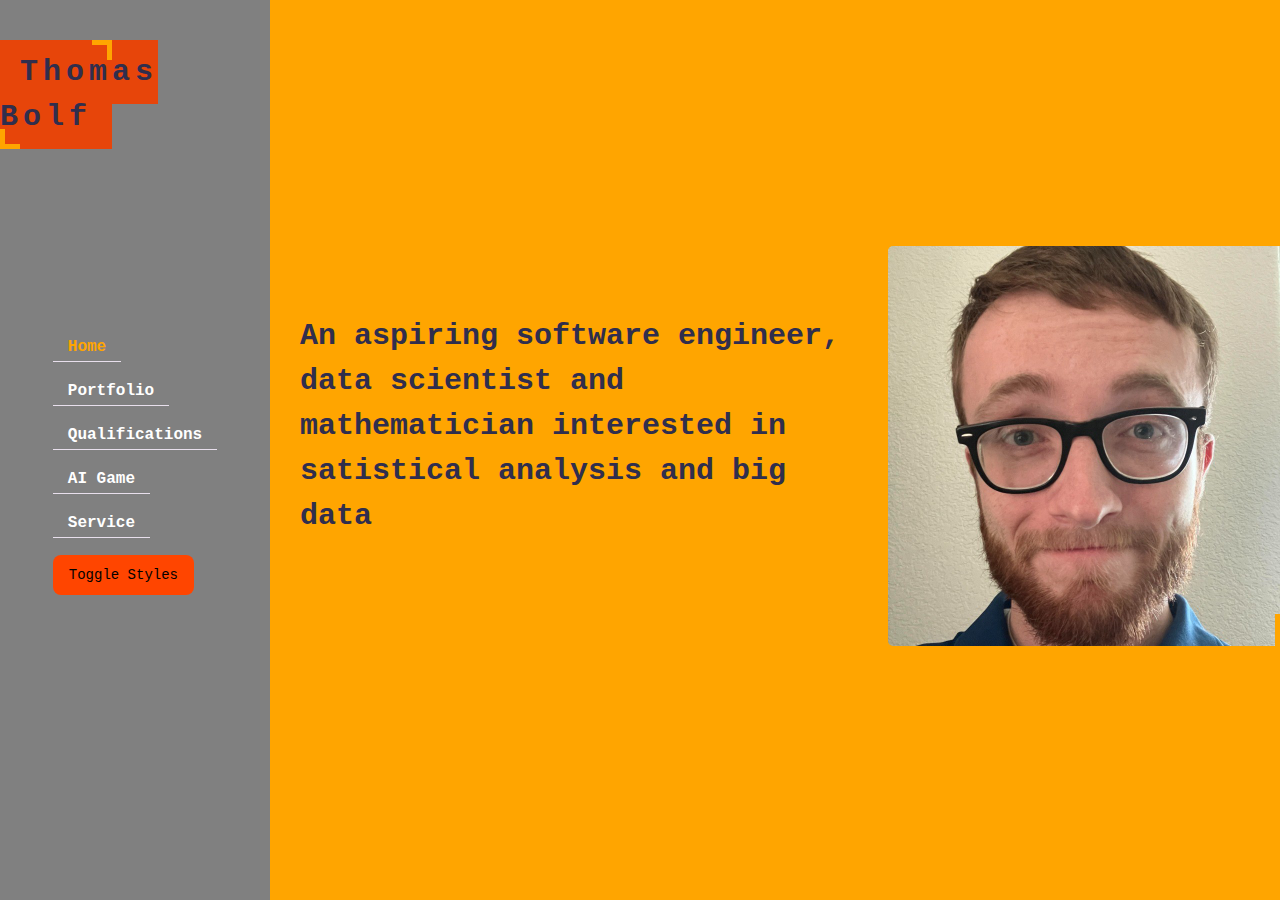
<file: index.html>
<!DOCTYPE html>
<html lang = "en">
    <head>
        <meta charset ="UTF-8">
        <meta name = "viewport" content = "width=device-width, initial-scale=1.0">
        <title>Document</title>
        <link rel="stylesheet" type="text/css" href="css/style.css" id="page_style"/>
        <link rel = "stylesheet" href = "css/skins/color-1.css">
    </head>
    <body> 
        <!-- Main Container -->
        <div class = "main-container">
            <header>
            <!-- aside Start Start -->
                <div class = "aside">
                    <div class="logo">
                        <a href="#">Thomas Bolf</a>
                    </div>
                    <div class = "nav-toggler">
                        <span></span>
                    </div>
                    <ul class = "nav">
                        <li><a href="#" class = "active">Home</a></li>
                        <li><a href="portfolio.html"> Portfolio</a></li>
                        <li><a href="qualifications.html"> Qualifications</a></li>
                        <li><a href="chatgpt.html">AI Game </a></li>
                        <li><a href="service.html">Service</a></li>
                        <li><button class="button-1" onclick = "light_mode()"> Toggle Styles</button></li>
                        <li><button class="button-2" onclick = "dark_mode()"> Toggle Styles</button></li>
                    </ul>
                </div>
            <!-- aside end-->
            </header>
            <!-- Intro Start -->
            <div class = "main-content">
                <!-- Home section start -->
                <section class="home section">
                    <div class="container">
                        <div class = "row">
                            <div class="home-info padd-15" >
                                <h3 class="hello"> 
                                    <div class = "typed-out"> Hello I'm Thomas Bolf :)</div>
                                 </h3> 
                                <h3 class="my-profession">An aspiring software engineer, data scientist and mathematician interested in 
                                    satistical analysis and big data</h3>
                            </div>
                            
                            <div class="home-img padd-15">
                                <img src = "images/thomasbolfpic.jpeg" alt = "Thomas Bolf headshot">
                            </div>
                            

                                </h3>
                            </div>
                        </div>
                    </div>
                </section>
            </div>
            <!-- Intro end-->

        </div>
        <!-- Container end-->
        <!-- JS FILES-->
        <script src = "js/script.js"></script>
    </body>
</html>
</file>
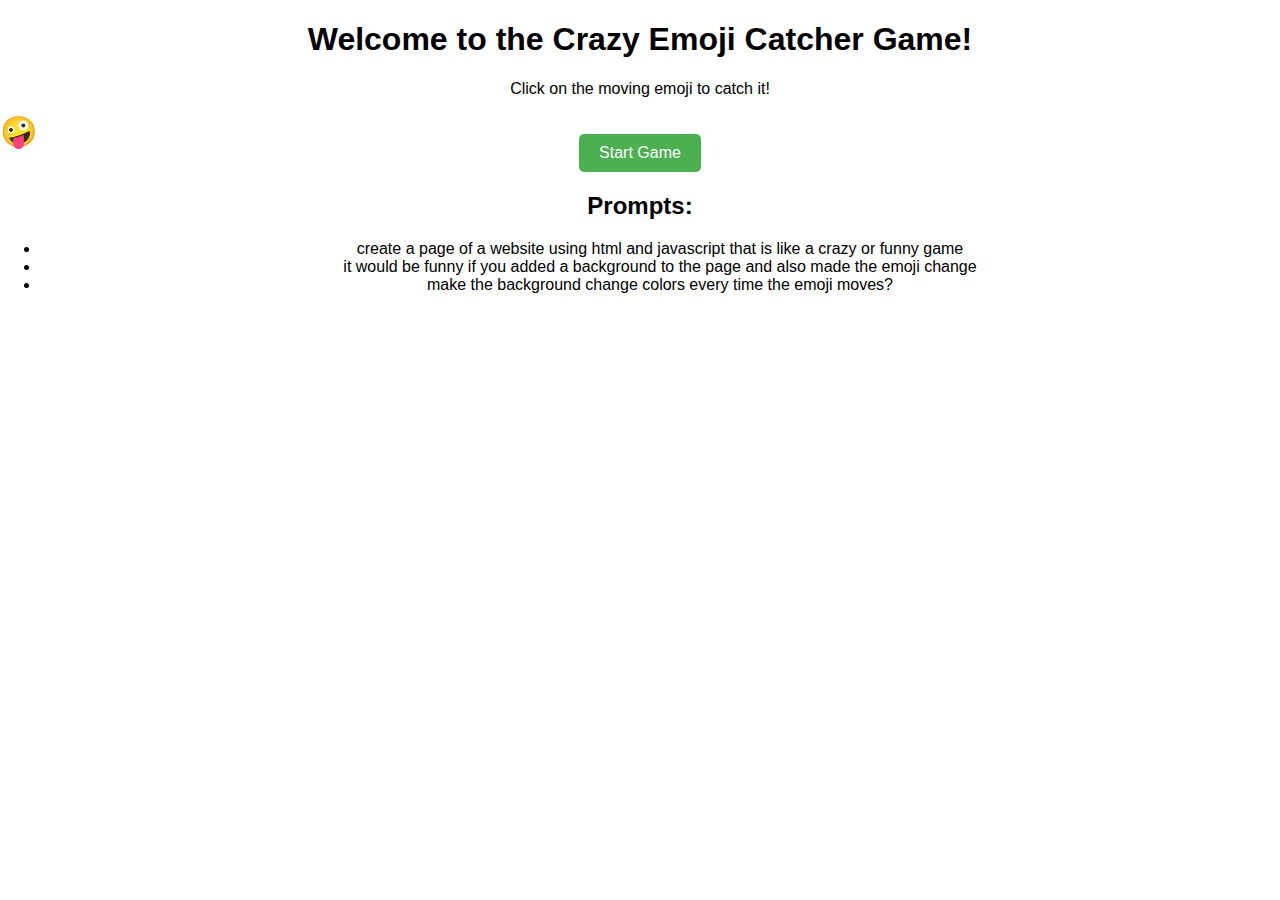
<file: chatGPT.html>
<!DOCTYPE html>
<html lang="en">
<head>
    <meta charset="UTF-8">
    <meta name="viewport" content="width=device-width, initial-scale=1.0">
    <title>Crazy Emoji Catcher Game</title>
    <style>
        body {
            font-family: 'Arial', sans-serif;
            text-align: center;
            margin: 0;
            overflow: hidden;
            transition: background-color 0.5s ease;
        }

        #emoji {
            font-size: 30px;
            cursor: pointer;
            position: absolute;
            transition: transform 0.5s ease-in-out;
        }

        button {
            padding: 10px 20px;
            font-size: 16px;
            cursor: pointer;
            background-color: #4CAF50;
            color: white;
            border: none;
            border-radius: 5px;
            margin-top: 20px;
        }
    </style>
</head>
<body>

    <h1>Welcome to the Crazy Emoji Catcher Game!</h1>
    <p>Click on the moving emoji to catch it!</p>

    <div id="emoji">🤪</div>

    <button onclick="startGame()">Start Game</button>

    <script>
        let gameRunning = false;

        function startGame() {
            if (!gameRunning) {
                gameRunning = true;
                moveEmoji();
            }
        }

        function moveEmoji() {
            const emojiElement = document.getElementById('emoji');
            const maxX = window.innerWidth - emojiElement.clientWidth;
            const maxY = window.innerHeight - emojiElement.clientHeight;

            // Generate random position
            const randomX = Math.floor(Math.random() * maxX);
            const randomY = Math.floor(Math.random() * maxY);

            // Set new position and generate random emoji
            emojiElement.style.left = `${randomX}px`;
            emojiElement.style.top = `${randomY}px`;
            emojiElement.textContent = getRandomEmoji();

            // Change background color
            document.body.style.backgroundColor = getRandomColor();

            // Attach click event
            emojiElement.onclick = function() {
                alert("You caught the crazy emoji! 🎉");
                gameRunning = false;
                emojiElement.onclick = null;
            };

            // Rotate and move the emoji after a delay
            emojiElement.style.transform = 'rotate(360deg)';
            setTimeout(() => {
                emojiElement.style.transform = 'rotate(0deg)';
                moveEmoji();
            }, 1000);
        }

        function getRandomColor() {
            const letters = '0123456789ABCDEF';
            let color = '#';
            for (let i = 0; i < 6; i++) {
                color += letters[Math.floor(Math.random() * 16)];
            }
            return color;
        }

        function getRandomEmoji() {
            const emojis = ["🤪", "😜", "😂", "🤣", "😎", "😋"];
            return emojis[Math.floor(Math.random() * emojis.length)];
        }
    </script>
        <h2>Prompts:</h2>

        <ul>
            <li>create a page of a website using html and javascript that is like a crazy or funny game</li>
            <li> it would be funny if you added a background to the page and also made the emoji change</li>
            <li> make the background change colors every time the emoji moves?</li>
        </ul>
    
</body>
</html>
</file>
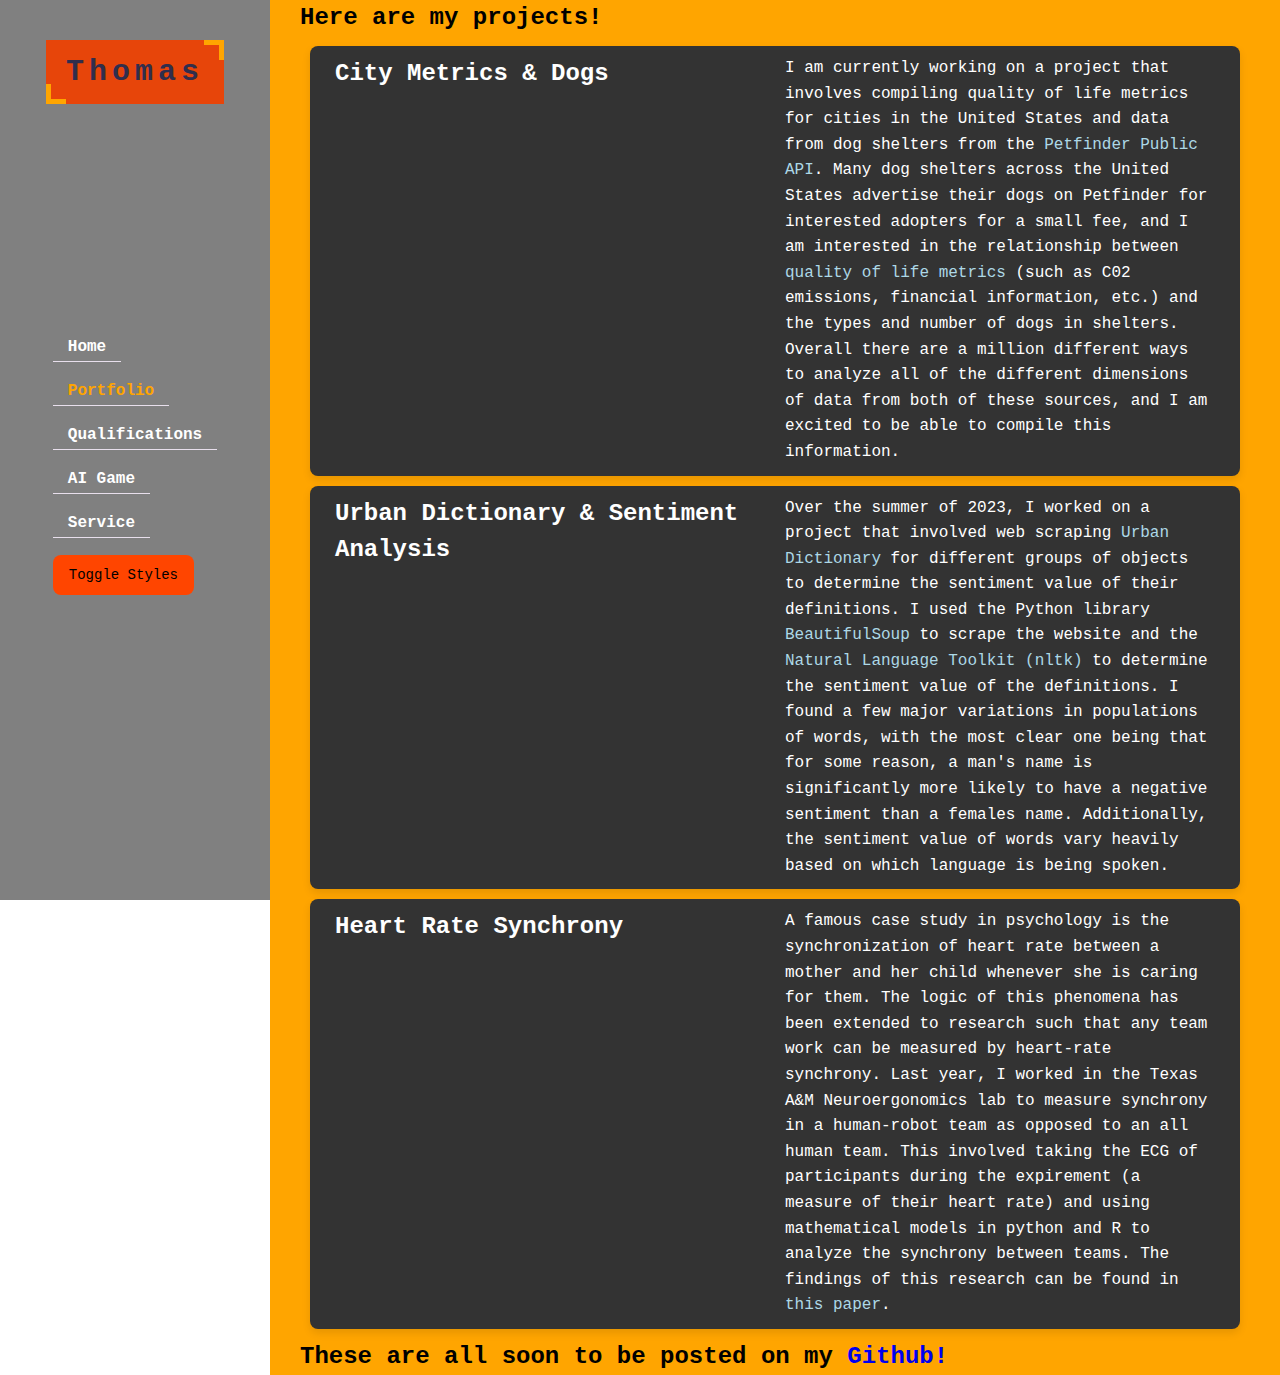
<file: portfolio.html>
<!DOCTYPE > 
<html lang = "en">
    <head>
        <meta charset ="UTF-8">
        <meta name = "viewport" content = "width=device-width, initial-scale=1.0">
        <title>Document</title>
        <link rel="stylesheet" type="text/css" href="css/style.css" id="page_style"/>
        <link rel = "stylesheet" href = "css/skins/color-1.css">
    </head>
    <body> 
        <!-- Main Container -->
        <div class = "main-container">
            <!-- Aside Start Start -->
            <div class = "aside">
                <div class="logo">
                    <a href="#"><span>T</span>homas</a>
                </div>
                <ul class = "nav">
                    <li><a href="index.html"> Home</a></li>
                    <li><a href="#" class = "active"> Portfolio</a></li>
                    <li><a href="qualifications.html">Qualifications</a></li>
                    <li><a href="chatGPT.html"> AI Game </a></li>
                    <li><a href="service.html"> Service</a></li>
                    <li><button class="button-1" onclick = "light_mode()"> Toggle Styles</button></li>
                    <li><button class="button-2" onclick = "dark_mode()"> Toggle Styles</button></li>
                </ul>
            </div>
            <!-- Aside End -->
            <!-- Main Start -->
            <div class = "main-content">
             <!---- portfolio section start-->
             <section class="about section">
                <h2> Here are my projects! </h2>
                <div class="textwrap">
                            
                            <h2> City Metrics & Dogs</h2>
                                <p>
                                    I am currently working on a project that involves compiling quality of life metrics for cities in the United States
                                    and data from dog shelters from the <a href="https://www.petfinder.com/developers/">Petfinder Public API</a>. Many dog shelters across the United States advertise their 
                                    dogs on Petfinder for interested adopters for a small fee, and I am interested in the relationship between <a href="https://goteleport.com/docs/api/introduction/"> quality of life metrics</a> (such as C02 emissions, financial information, etc.) and 
                                    the types and number of dogs in shelters. Overall there are a million different ways to analyze all of the different dimensions of data from both of these sources, and I am 
                                    excited to be able to compile this information.

                                </p>
                            
                </div>
                <div class="textwrap">
                    <h2> Urban Dictionary & Sentiment Analysis</h2>
                        <p>
                            Over the summer of 2023, I worked  on a project that involved web scraping <a href="https://urbandictionary.com">Urban Dictionary</a> for different groups of objects to determine 
                            the sentiment value of their definitions. I used the Python library <a href="https://beautiful-soup-4.readthedocs.io/en/latest/">BeautifulSoup</a> to scrape the website and the <a href="https://www.nltk.org">Natural Language Toolkit (nltk)</a> to determine the sentiment value of the definitions.
                            I found a few major variations in populations of words, with the most clear one being that for some reason, a man's name is significantly more likely to have a negative sentiment than a females name. Additionally, the sentiment value of words vary heavily based on which language is being spoken. 

                        </p>
                </div>
                <div class = "textwrap">
                            <h2> Heart Rate Synchrony </h2>
                                <p>
                                A famous case study in psychology is the synchronization of heart rate between a mother and her child whenever she is caring for them.
                                The logic of this phenomena has been extended to research such that any team work can be measured by heart-rate synchrony. Last year, I worked in the Texas A&M 
                                Neuroergonomics lab to measure synchrony in a human-robot team as opposed to an all human team. This involved taking the ECG of participants during the expirement (a measure of their heart rate) and using
                                mathematical models in python and R to analyze the synchrony between teams. The findings of this research can be found in <a href = https://journals.sagepub.com/doi/10.1177/21695067231194337?icid=int.sj-abstract.similar-articles.5> this paper</a>.
                                </p>

                </div>
                <h2>These are all soon to be posted on my <a href="https://github.com/thomasbolf"> Github!</a></h2>
            </div>
               
                </div>
                        
            </section>
                <!--- portfolio section end-->
            </div>
            <!-- Main end-->

        </div>
        <!-- Container end-->
        <!-- JS FILES-->
        <script src = "js/script.js"></script>
    </body>
</html>
</file>
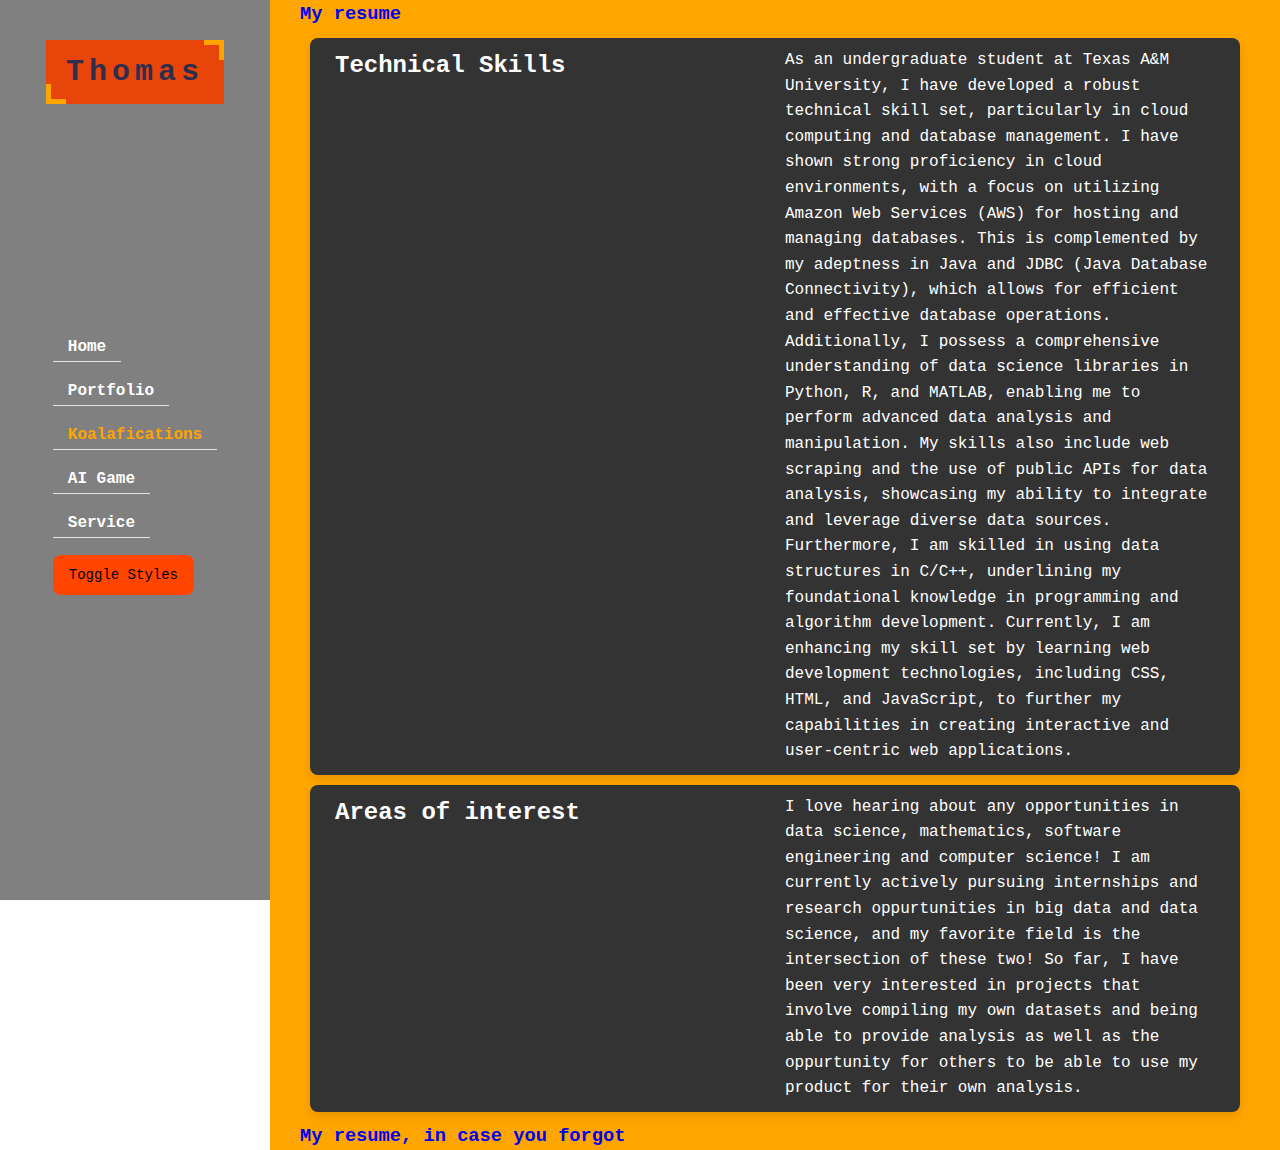
<file: qualifications.html>
<!DOCTYPE > 
<html lang = "en">
    <head>
        <meta charset ="UTF-8">
        <meta name = "viewport" content = "width=device-width, initial-scale=1.0">
        <title>Document</title>
        <link rel="stylesheet" type="text/css" href="css/style.css" id="page_style"/>

        <link rel = "stylesheet" href = "css/skins/color-1.css">
        <link rel = "stylesheet" href = "https://cdnjs.cloudflare.com/ajax/libs/font-awesome/5.15.4/css/all.min.css">
    </head>
    <body> 
        <!-- Main Container -->
        <div class = "main-container">
            <!-- Aside Start Start -->
            <div class = "aside">
                <div class="logo">
                    <a href="#"><span>T</span>homas</a>
                </div>
                <div class = "nav-toggler">
                    <span></span>
                </div>
                <ul class = "nav">
                    <li><a href="index.html"> Home</a></li>
                    <li><a href="portfolio.html"> Portfolio</a></li>
                    <li><a href="qualifications.html" class="active">Koalafications</a></li>
                    <li><a href="chatGPT.html"> AI Game </a></li>
                    <li><a href="service.html"> Service</a></li>
                    <li><button class="button-1" onclick = "light_mode()"> Toggle Styles</button></li>
                    <li><button class="button-2" onclick = "dark_mode()"> Toggle Styles</button></li>
                </ul>
            </div>
            <!-- Aside End -->
            <!-- Main Start -->
            <div class = "main-content">
                <section class = "about section">
                    
                <h3> <a href="assets/thomas_resume.pdf">My resume </a> </h3>
                <div class = "textwrap">
                <h2> Technical Skills</h2>
                <p> As an undergraduate student at Texas A&M University, I have developed a robust technical skill set, 
                    particularly in cloud computing and database management. I have shown strong proficiency in cloud environments, 
                    with a focus on utilizing Amazon Web Services (AWS) for hosting and managing databases. This is complemented by 
                    my adeptness in Java and JDBC (Java Database Connectivity), which allows for efficient and effective database 
                    operations. Additionally, I possess a comprehensive understanding of data science libraries in Python, R, and 
                    MATLAB, enabling me to perform advanced data analysis and manipulation. My skills also include web scraping 
                    and the use of public APIs for data analysis, showcasing my ability to integrate and leverage diverse data 
                    sources. Furthermore, I am skilled in using data structures in C/C++, underlining my foundational knowledge 
                    in programming and algorithm development. Currently, I am enhancing my skill set by learning web development
                     technologies, including CSS, HTML, and JavaScript, to further my capabilities in creating interactive and 
                     user-centric web applications.
                </p>
                </div>
                <div class = "textwrap">
                <h2> Areas of interest </h2>
                <p>I love hearing about any opportunities in data science, mathematics, software engineering and computer science! 
                    I am currently actively pursuing internships and research oppurtunities in big data and data science, and my favorite field is the intersection of these two! 
                    So far, I have been very interested in projects that involve compiling my own datasets and being able to provide analysis as well as the oppurtunity for others to
                    be able to use my product for their own analysis. 
                </p>
                </div>
                <h3> <a href="assets/thomas_resume.pdf">My resume, in case you forgot</a> </h3>

                </section>
                
            </div>
            
            <!-- Main end-->

        </div>
        <!-- Container end-->
        <!-- JS FILES-->
        <script src = "js/script.js"></script>
    </body>
</html>
</file>
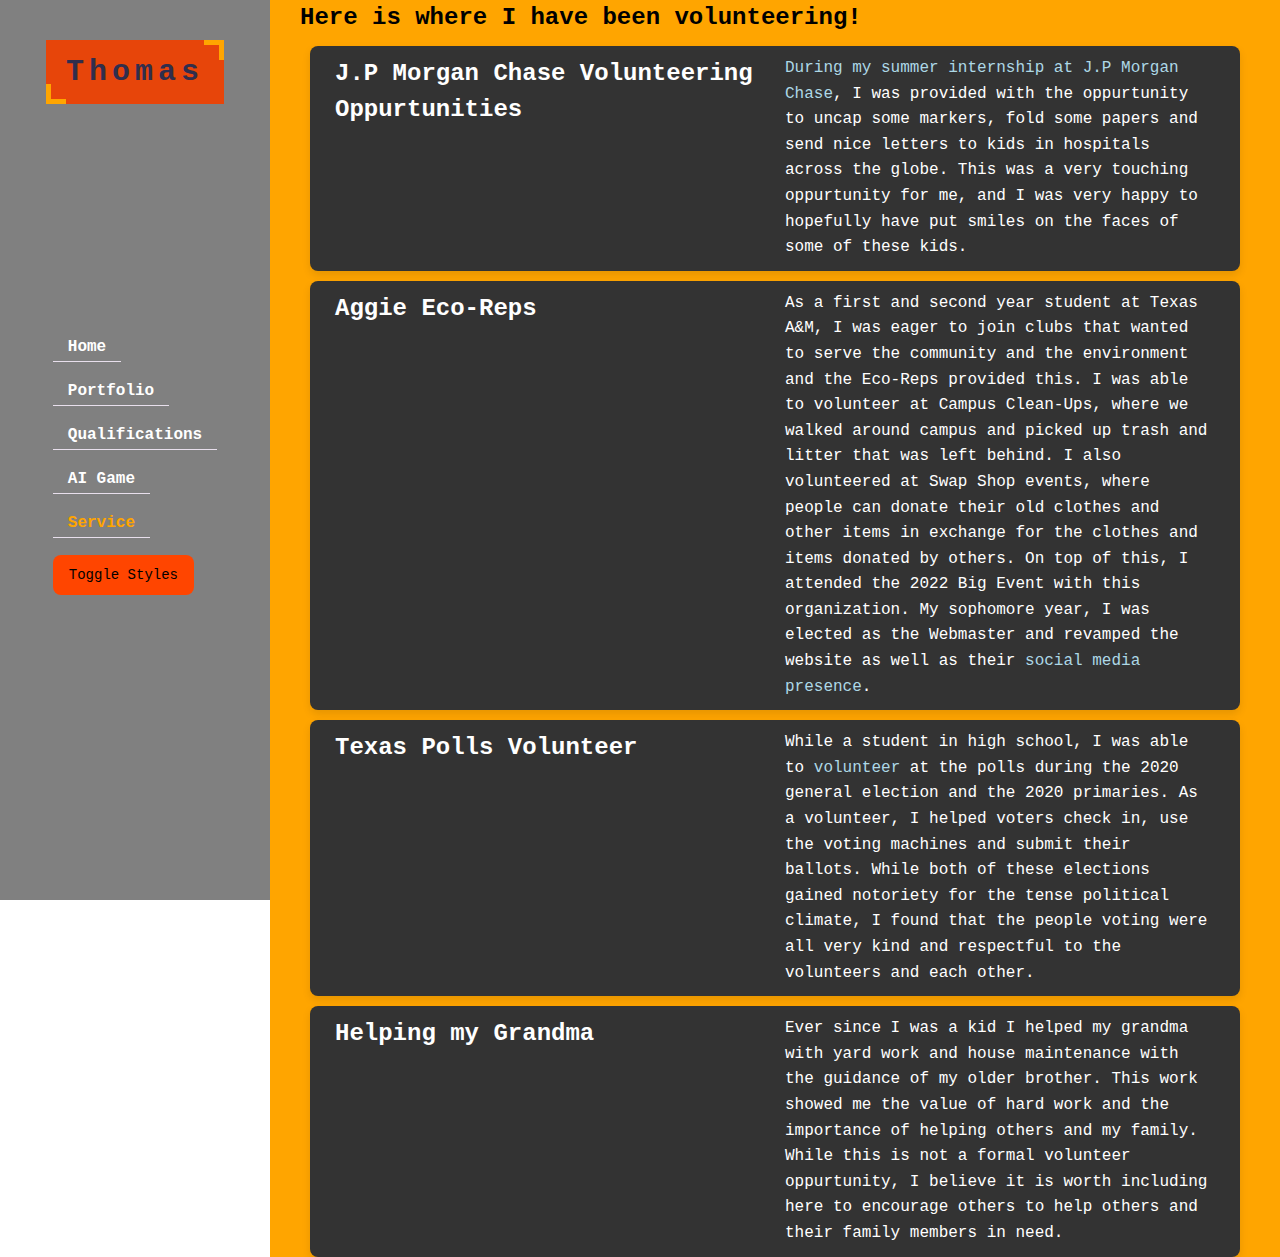
<file: service.html>
<!DOCTYPE > 
<html lang = "en">
    <head>
        <meta charset ="UTF-8">
        <meta name = "viewport" content = "width=device-width, initial-scale=1.0">
        <title>Document</title>
        <link rel="stylesheet" type="text/css" href="css/style.css" id="page_style"/>

        <link rel = "stylesheet" href = "css/skins/color-1.css">
        <link rel = "stylesheet" href = "https://cdnjs.cloudflare.com/ajax/libs/font-awesome/5.15.4/css/all.min.css">
    </head>
    <body> 
        <!-- Main Container -->
        <div class = "main-container">
            <!-- Aside Start Start -->
            <div class = "aside">
                <div class="logo">
                    <a href="#"><span>T</span>homas</a>
                </div>
               
                <ul class = "nav">
                    <li><a href="index.html"> Home</a></li>
                    <li><a href="portfolio.html"> Portfolio</a></li>
                    <li><a href="qualifications.html">Qualifications</a></li>
                    <li><a href="chatGPT.html"> AI Game </a></li>
                    <li><a href="#" class = "active"> Service</a></li>
                    <li><button class="button-1" onclick = "light_mode()"> Toggle Styles</button></li>
                    <li><button class="button-2" onclick = "dark_mode()"> Toggle Styles</button></li>

                </ul>
            </div>
            <!-- Aside End -->
            <!-- Main Start -->
            <div class = "main-content">
             <!---- portfolio section start-->
                <section class="about section">
                    <h2> Here is where I have been volunteering! </h2>
                    <div class="textwrap">
                                <h2> J.P Morgan Chase Volunteering Oppurtunities</h2>
                                    <p>
                                        <a href = https://www.jpmorganchase.com/impact/people/mentoring-skilled-volunteerism/the-service-corps >During my summer internship at J.P Morgan Chase</a>, I was provided with the oppurtunity to uncap some markers, fold some papers and send nice letters 
                                        to kids in hospitals across the globe. This was a very touching oppurtunity for me, and I was very happy to hopefully have put smiles on the faces of some of these kids.

                                    </p>
                    </div>
                    <div class = "textwrap">
                                <h2> Aggie Eco-Reps</h2>
                                    <p>
                                        As a first and second year student at Texas A&M, I was eager to join clubs that wanted to serve the community and the environment and the Eco-Reps provided this. 
                                        I was able to volunteer at Campus Clean-Ups, where we walked around campus and picked up trash and litter that was left behind. I also volunteered at Swap Shop events, where 
                                        people can donate their old clothes and other items in exchange for the clothes and items donated by others. On top of this, I attended the 2022 Big Event with this organization. 
                                        My sophomore year, I was elected as the Webmaster and revamped the website as well as their <a href =https://instagram.com/aggieecoreps >social media presence</a>.
                                    </p>
                    </div>
                    <div class = "textwrap">
                                <h2> Texas Polls Volunteer </h2>
                                    <p>
                                        While a student in high school, I was able to <a href = https://parkercountydemocrats.org> volunteer</a> at the polls during the 2020 general election and the 2020 primaries. 
                                        As a volunteer, I helped voters check in, use the voting machines and submit their ballots. While both of these elections gained notoriety
                                        for the tense political climate, I found that the people voting were all very kind and respectful to the volunteers and each other.
                                    </p>
                    </div>
                    <div class = "textwrap">
                                <h2> Helping my Grandma </h2>
                                    <p>
                                        Ever since I was a kid I helped my grandma with yard work and house maintenance with the guidance of my older brother.
                                        This work showed me the value of hard work and the importance of helping others and my family. While this is not a formal volunteer oppurtunity, I believe it is worth including here to encourage others to help others and their family members in need.
                                    </p>
                    </div>
                            
                </section>
                <!--- portfolio section end-->
            </div>
            <!-- Main end-->

        </div>
        <!-- Container end-->
        <!-- JS FILES-->
        <script src = "js/script.js"></script>
    </body>
</html>
</file>
<file: css/style.css>
:root 
{
    --bg-black-900:#f2f2fc;
    --bg-black-100: #fdf9ff;
    --bg-black-50: #e8dfec;
    --text-black-900: #302e4d;
    --text-black-700: #504e70;
}
html, body {
    margin: 0;
    height:100%;
    width:100%;
    padding:0;
}
body
{
    margin: 0;
    padding: 0;
    line-height:1.5;
    font-size: 16px;
    font-family: "Courier New", monospace;
}

*
{
    margin: 0;
    padding: 0;
    outline: none;
    text-decoration: none;
    box-sizing: border-box;
}
::before, ::after
{
    box-sizing: border-box;
}
ul
{
    list-style: none;
}
.section
{
    background-color: orange;
    min-height: 100vh;
    display: block;
    padding: 0 30px;
    opacity: 1;
}
.main-content
{
    padding-left: 270px;
    
}
.padd-15
{
    padding-left: 15px;
    padding-right: 15px;

}
.container
{
    max-width: 1100px;
    width: 100%;
  /*  background: rgb(226, 9, 9);*/
    margin: auto;
}
.row
{
    display: flex;
    flex-wrap: wrap;
    margin-left: -15px;
    margin-right: -15px;
    position: relative;
}


/* CSS */
.button-1 {
  background-color: orangered;
  border-radius: 8px;
  border-style: none;
  box-sizing: border-box;
  color: black;
  cursor: pointer;
  display: inline-block;
  font-family: inherit;
  font-size: 14px;
  font-weight: 500;
  height: 40px;
  line-height: 20px;
  list-style: none;
  margin: 0;
  outline: none;
  padding: 10px 16px;
  position: relative;
  text-align: center;
  text-decoration: none;
  transition: color 100ms;
  vertical-align: baseline;
  user-select: none;
  -webkit-user-select: none;
  touch-action: manipulation;
}

.button-1:hover,
.button-1:focus {
  background-color: #F082AC;
}
.button-2 {
    display: none;
  }
  .typed-out{
    overflow: hidden;
    border-right: .15em solid orange;
    white-space: nowrap;
    font-size: 1.6rem;
    width: 0;
    animation: typing 3s forwards;
}
  @keyframes typing {
    from { width: 0 }
    to { width: 100% }
  }

.aside
{
    width: 270px;
    background-color: gray;
    position: fixed;
    left: 0;
    top: 0;
    padding: 30px;
    height: 100%;
    display: flex;
    border-right: 1px solid (--bg-black-50);
    justify-content: center;
    align-items: center;
    z-index: 10;
}
.aside .logo
{
    
    position: absolute;
    top: 50px;
    font-size: 30px;
    text-transform:capitalize;
}

.aside .logo a 
{
    color: var(--text-black-900);
    font-weight: 700;
    background: rgb(231, 69, 10);
    padding: 15px 20px;
    font-size: 30px;
    letter-spacing: 5px;
    position: relative;
}
.aside .logo a::before 
{
    content: '';
    position: absolute;
    width: 20px;
    height: 20px;
    border-bottom: 5px solid var(--skin-color);
    border-left: 5px solid var(--skin-color);
    bottom: 0;
    left: 0;
}
.aside .logo a::after
{
    content: '';
    position: absolute;
    width: 20px;
    height: 20px;
    border-top: 5px solid var(--skin-color);
    border-right: 5px solid var(--skin-color);
    top: 0;
    right: 0;

}



.aside .nav 
{
    margin-top: 50px;

}
.aside .nav li 
{
    margin-bottom: 20px;
    display: block;
}
.aside .nav li a 
{
    font-size: 16px;
    font-weight: 600;
    /* display: block; */
    border-bottom: 1px solid var(--bg-black-50);
    color: white;
    padding: 5px 15px;
}
.aside .nav li a.active 
{
    color: var(--skin-color);
}
.aside .nav li a i 
{
    margin-right: 15px;
}
/* home */
.home 
{
    min-height: 100vh;
    display: flex;
    color: var(--text-black-900);
}
.home .home-info
{
    flex: 0 0 60%; 
    max-width: 60%;
}
h3.hello
{
    font-size: 28px;
    margin: 15px 0;
}
h3.hello span 
{
    font-size: 30px;
    font-weight: 700;
    color: var(--skin-color);
}
h3.my-profession 
{
    font-size: 30px;
    margin: 15px 0;
}
.typing
{
    color: black;
}
.home-info p
{
    margin-bottom: 70px;
    font-size: 20px;
    color: var(--text-black-700)
}
.home .home-img 
{
    flex: 0 0 40%;
    max-width: 40%;
    text-align: center;
    position: relative;
}

.home-img::before 
{
    content: '';
    position: absolute;
    height: 80px;
    width: 80px;
    border-top: 10px solid var(--skin-color);
    border-left: 10px solid var(--skin-color);
    left:-20px;
    top:-40px;  
}
.home-img::after 
{
    content: '';
    position: absolute;
    height: 80px;
    width: 80px;
    border-bottom: 10px solid var(--skin-color);
    border-right: 10px solid var(--skin-color);
    right: -20px;
    bottom:-40px;
}
.home .home-img img 
{
    margin: auto;
    border-radius: 5px;

    height: 400px;
}






.textwrap {
    display: flex;
    margin: 10px;
    padding: 0 15px;
    background-color: #333; /* Light gray background */
    border-radius: 8px; /* Rounded corners */
    box-shadow: 0 4px 8px rgba(0, 0, 0, 0.1); /* Subtle shadow for depth */
}

.textwrap  h2 {
    color: white; /* Dark text color for titles */
    margin-bottom: 10px; /* Spacing below titles */
    margin: 10px;
}
.textwrap p {
    color: white; /* Slightly lighter text color for paragraphs */
    line-height: 1.6; /* Line spacing for readability */
    margin: 10px;
}
.textwrap img {
    flex: 0 0 25%; /* Flex-grow: 0, Flex-shrink: 0, Flex-basis: 25% */
    max-width: 100%;
    height: auto;
    margin-left: auto; 
}
.textwrap > img {
    flex: 0 0 25%;
}
.textwrap a {
    color: lightblue;
}

.textwrap > * {
    flex: 1;
}
</file>
<file: css/skins/color-1.css>
:root 
{
    --skin-color: orange;
}
</file>
